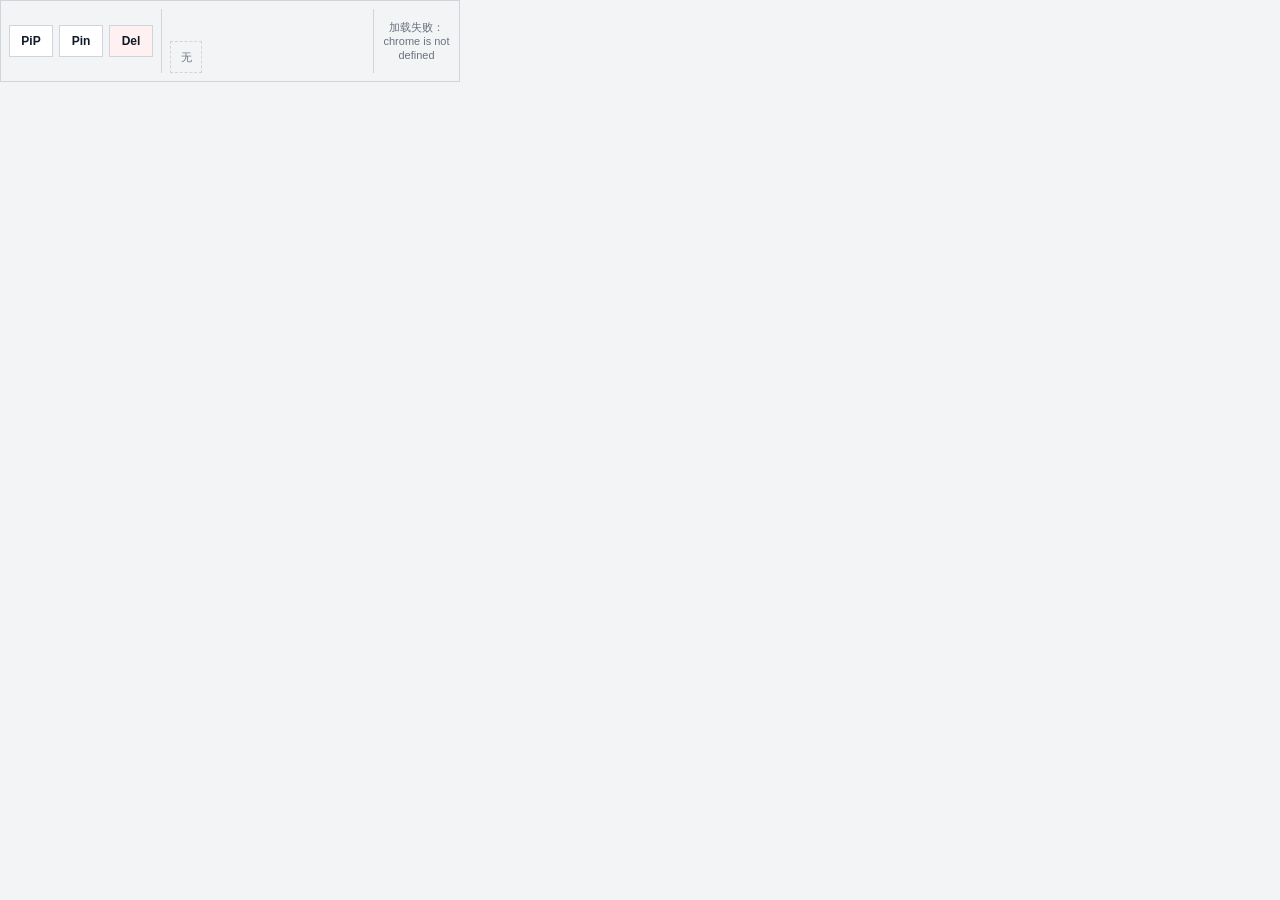
<file: action-popup/index.html>
<!doctype html>
<html lang="zh-CN">
<head>
  <meta charset="UTF-8" />
  <meta name="viewport" content="width=device-width, initial-scale=1.0" />
  <title>MiniWeb</title>
  <link rel="stylesheet" href="./action-popup.css" />
</head>
<body>
  <main class="strip" aria-label="MiniWeb 原生横栏">
    <section class="action-strip" aria-label="快捷操作">
      <button id="switchPip" type="button" class="action-btn" title="切到 PiP">PiP</button>
      <button id="pinCurrent" type="button" class="action-btn" title="加入当前页">Pin</button>
      <button id="deleteCurrent" type="button" class="action-btn danger" title="删除当前页">Del</button>
    </section>

    <section class="icons-strip" aria-label="已固定链接">
      <div id="icons" class="icons" role="list"></div>
      <p id="empty" class="empty">无</p>
    </section>

    <p id="status" class="status" aria-live="polite"></p>
  </main>

  <script src="./action-popup.js"></script>
</body>
</html>
</file>
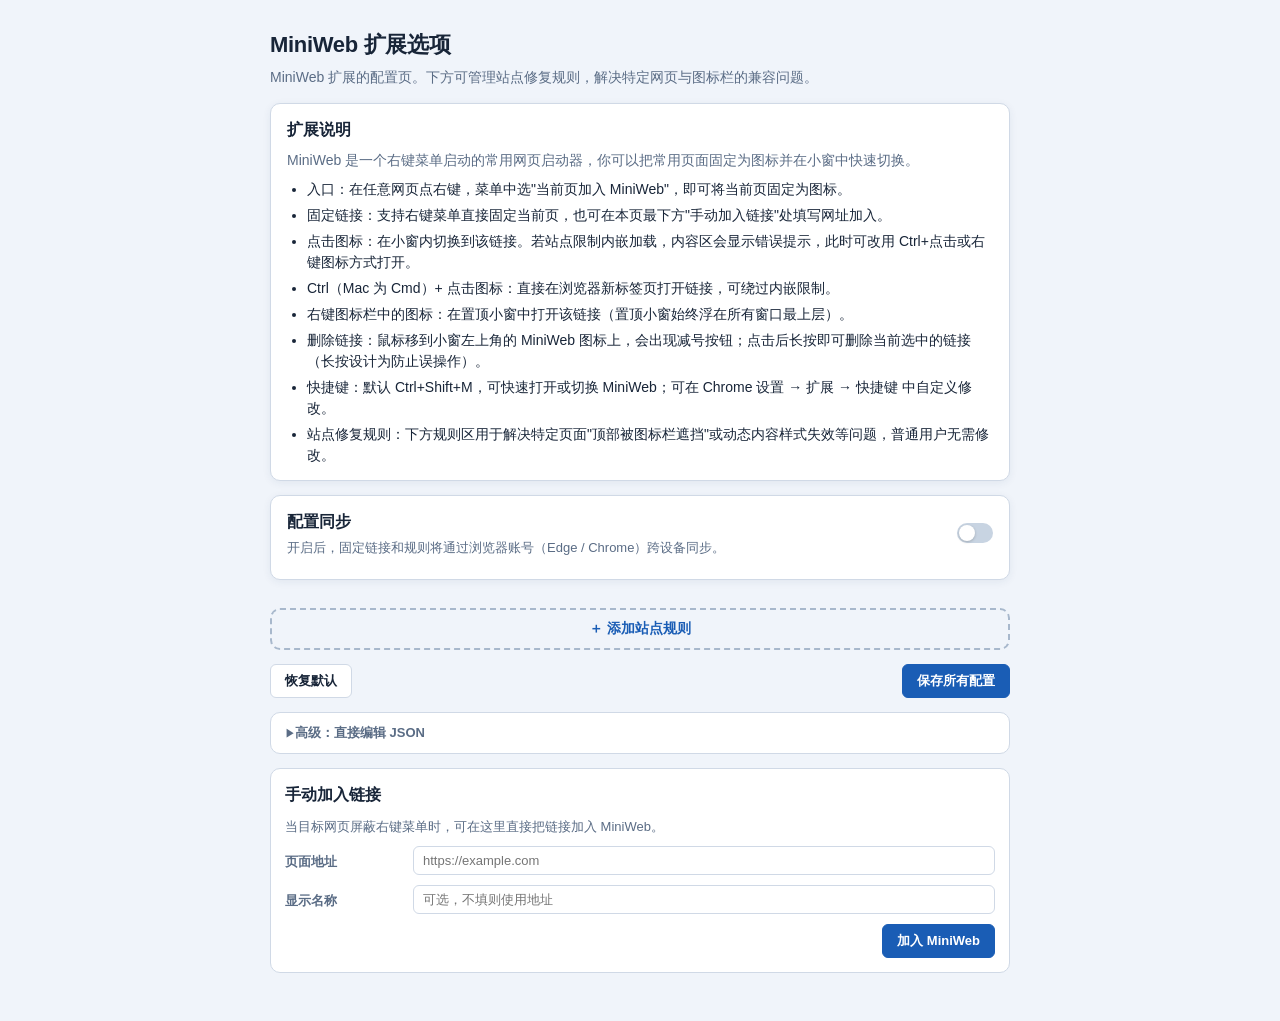
<file: options/index.html>
<!doctype html>
<html lang="zh-CN">
<head>
  <meta charset="UTF-8" />
  <meta name="viewport" content="width=device-width, initial-scale=1.0" />
  <title id="pageTitleText">MiniWeb 扩展选项</title>
  <link rel="stylesheet" href="./options.css" />
</head>
<body>
  <main class="page">
    <header class="head">
      <h1 id="headTitle">MiniWeb 扩展选项</h1>
      <p id="headDesc">MiniWeb 扩展的配置页。下方可管理站点修复规则，解决特定网页与图标栏的兼容问题。</p>
    </header>

    <section class="guide-panel" aria-labelledby="guideTitle">
      <h2 id="guideTitle">扩展说明</h2>
      <p id="guideIntro">MiniWeb 是一个右键菜单启动的常用网页启动器，你可以把常用页面固定为图标并在小窗中快速切换。</p>
      <ul class="guide-list">
        <li id="guideEntry">入口：在任意网页点右键，菜单中选"当前页加入 MiniWeb"，即可将当前页固定为图标。</li>
        <li id="guidePin">固定链接：支持右键菜单直接固定当前页，也可在本页最下方"手动加入链接"处填写网址加入。</li>
        <li id="guideOpen">点击图标：在小窗内切换到该链接。若站点限制内嵌加载，内容区会显示错误提示，此时可改用 Ctrl+点击或右键图标方式打开。</li>
        <li id="guideCtrlClick">Ctrl（Mac 为 Cmd）+ 点击图标：直接在浏览器新标签页打开链接，可绕过内嵌限制。</li>
        <li id="guideContextPip">右键图标栏中的图标：在置顶小窗中打开该链接（置顶小窗始终浮在所有窗口最上层）。</li>
        <li id="guideDelete">删除链接：鼠标移到小窗左上角的 MiniWeb 图标上，会出现减号按钮；点击后长按即可删除当前选中的链接（长按设计为防止误操作）。</li>
        <li id="guideShortcut">快捷键：默认 Ctrl+Shift+M，可快速打开或切换 MiniWeb；可在 Chrome 设置 → 扩展 → 快捷键 中自定义修改。</li>
        <li id="guideTips">站点修复规则：下方规则区用于解决特定页面"顶部被图标栏遮挡"或动态内容样式失效等问题，普通用户无需修改。</li>
      </ul>
    </section>

    <section class="sync-panel" aria-labelledby="syncTitle">
      <div class="sync-head">
        <div class="sync-info">
          <h2 id="syncTitle">配置同步</h2>
          <p id="syncDesc">开启后，固定链接和规则将通过浏览器账号（Edge / Chrome）跨设备同步。</p>
        </div>
        <label class="toggle" for="syncToggle">
          <input type="checkbox" id="syncToggle" />
          <span class="toggle-track"></span>
        </label>
      </div>
      <p id="syncStatus" class="status" aria-live="polite"></p>
    </section>

    <div id="rulesList" class="rules-list" aria-label="规则列表"></div>

    <button id="addRule" type="button" class="add-rule-btn">＋ 添加站点规则</button>

    <div class="bottom-bar">
      <button id="resetDefaults" type="button">恢复默认</button>
      <div class="bottom-right">
        <p id="status" class="status" aria-live="polite"></p>
        <button id="saveRules" type="button" class="primary">保存所有配置</button>
      </div>
    </div>

    <details class="adv-panel">
      <summary id="advSummary">高级：直接编辑 JSON</summary>
      <textarea id="rulesJson" spellcheck="false" aria-label="站点修复规则 JSON"></textarea>
      <div class="adv-actions">
        <button id="syncFromJson" type="button">从 JSON 导入到上方卡片</button>
      </div>
    </details>

    <section class="manual-add-panel">
      <h2 id="manualTitle">手动加入链接</h2>
      <p id="manualDesc">当目标网页屏蔽右键菜单时，可在这里直接把链接加入 MiniWeb。</p>
      <div class="field-row">
        <label id="manualAddUrlLabel" for="manualAddUrl">页面地址</label>
        <input id="manualAddUrl" type="text" placeholder="https://example.com" autocomplete="off" spellcheck="false" />
      </div>
      <div class="field-row">
        <label id="manualAddTitleLabel" for="manualAddTitle">显示名称</label>
        <input id="manualAddTitle" type="text" placeholder="可选，不填则使用地址" autocomplete="off" spellcheck="false" />
      </div>
      <div class="manual-add-actions">
        <p id="manualAddStatus" class="status" aria-live="polite"></p>
        <button id="manualAddSubmit" type="button" class="primary">加入 MiniWeb</button>
      </div>
    </section>

  </main>

  <script src="./options.js"></script>
</body>
</html>
</file>
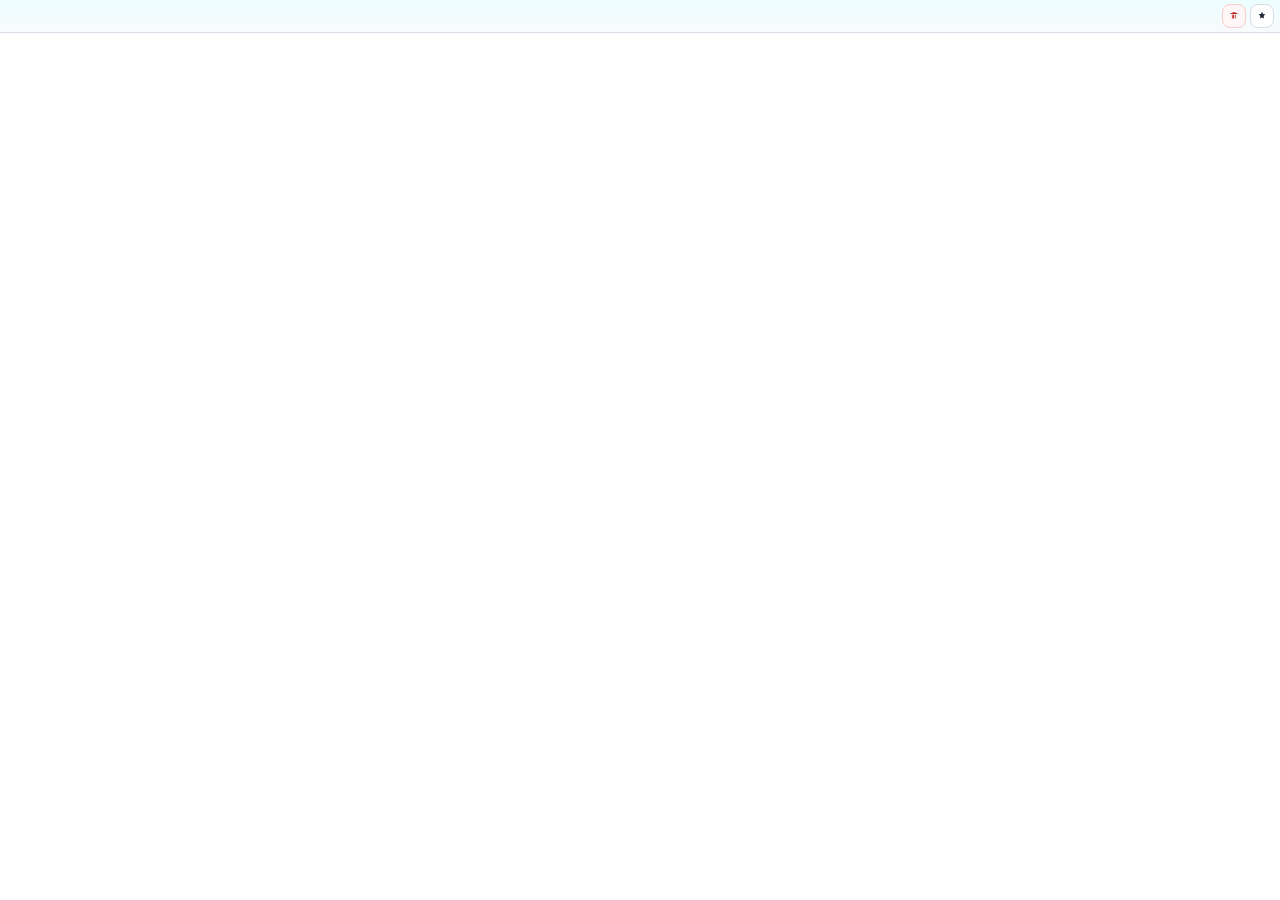
<file: launcher/launcher.html>
<!doctype html>
<html lang="zh-CN">
  <head>
    <meta charset="UTF-8" />
    <meta name="viewport" content="width=device-width, initial-scale=1.0" />
    <title>MiniWeb Launcher</title>
    <link rel="icon" href="../icons/icon32.png" type="image/png" />
    <link rel="stylesheet" href="launcher.css" />
  </head>
  <body>
    <div class="app-shell">
      <header class="top-strip">
        <div id="iconBar" class="icon-bar" aria-label="固定链接图标栏"></div>
        <div class="toolbar-actions">
          <button
            id="deleteCurrentButton"
            class="btn icon-btn"
            type="button"
            aria-label="删除当前图标"
            title="删除当前图标"
          >
            <svg viewBox="0 0 24 24" aria-hidden="true">
              <path d="M9 3h6l1 2h4v2H4V5h4zm1 6h2v9h-2zm4 0h2v9h-2zM7 9h2v9H7z" />
            </svg>
          </button>
          <button id="pinCurrentButton" class="btn icon-btn" type="button" aria-label="当前页加入 MiniWeb" title="当前页加入 MiniWeb">
            <svg viewBox="0 0 24 24" aria-hidden="true">
              <path d="M12 2l2.5 5L20 8l-4 4 .9 6-4.9-2.6L7.1 18 8 12 4 8l5.5-1z" />
            </svg>
          </button>
        </div>
      </header>

      <main class="content-area">
        <section id="emptyState" class="state-card hidden">
          <h2>还没有固定链接</h2>
          <p>点击右上角“当前页加入 MiniWeb”即可把当前页面加入图标栏。</p>
        </section>

        <section id="statusCard" class="state-card hidden"></section>

        <section id="viewer" class="viewer">
          <iframe
            id="contentFrame"
            title="页面内容区"
            sandbox="allow-scripts allow-same-origin allow-forms allow-popups allow-modals allow-downloads allow-storage-access-by-user-activation"
            referrerpolicy="strict-origin-when-cross-origin"
            allow="clipboard-read; clipboard-write; fullscreen"
          ></iframe>
        </section>
      </main>
    </div>

    <template id="iconItemTemplate">
      <button class="icon-item" type="button">
        <img class="icon-image" alt="" />
      </button>
    </template>

    <script src="launcher.js" type="module"></script>
  </body>
</html>
</file>
<file: action-popup/action-popup.css>
:root {
  --panel: #f3f4f6;
  --btn: #ffffff;
  --btn-danger: #fff1f2;
  --line: #d1d5db;
  --line-strong: #9ca3af;
  --text: #111827;
  --muted: #6b7280;
}

* {
  box-sizing: border-box;
}

html,
body {
  margin: 0;
  padding: 0;
  width: 460px;
  min-height: 68px;
  background: var(--panel);
  color: var(--text);
  font-family: "Microsoft YaHei", "PingFang SC", sans-serif;
}

.strip {
  margin: 0;
  padding: 8px;
  border-radius: 0;
  border: 1px solid var(--line);
  background: var(--panel);
  display: flex;
  flex-direction: row;
  align-items: stretch;
  gap: 8px;
}

.action-strip {
  display: flex;
  flex-direction: row;
  align-items: center;
  gap: 6px;
  width: auto;
  padding-right: 8px;
  border-right: 1px solid var(--line);
}

.action-btn {
  min-width: 44px;
  height: 32px;
  border: 1px solid var(--line);
  border-radius: 0;
  background: var(--btn);
  color: var(--text);
  display: grid;
  place-items: center;
  padding: 0 10px;
  font-size: 12px;
  font-weight: 600;
  cursor: pointer;
}

.action-btn:hover {
  border-color: var(--line-strong);
}

.action-btn.danger {
  background: var(--btn-danger);
}

.icons-strip {
  flex: 1;
  min-width: 0;
}

.icons {
  display: flex;
  flex-direction: row;
  align-items: center;
  flex-wrap: nowrap;
  gap: 6px;
  min-height: 32px;
  overflow-x: auto;
  overflow-y: hidden;
}

.icon-btn {
  width: 32px;
  height: 32px;
  flex: 0 0 auto;
  border: 1px solid var(--line);
  border-radius: 0;
  background: var(--btn);
  display: grid;
  place-items: center;
  padding: 0;
  cursor: pointer;
}

.icon-btn:hover {
  border-color: var(--line-strong);
}

.icon-btn img {
  width: 16px;
  height: 16px;
  border-radius: 0;
}

.empty {
  margin: 0;
  width: 32px;
  height: 32px;
  display: grid;
  place-items: center;
  border-radius: 0;
  border: 1px dashed var(--line);
  font-size: 11px;
  color: var(--muted);
}

.status {
  min-height: 32px;
  margin: 0;
  width: 78px;
  flex: 0 0 78px;
  border-left: 1px solid var(--line);
  padding-left: 8px;
  font-size: 11px;
  line-height: 1.3;
  text-align: center;
  display: grid;
  place-items: center;
  color: var(--muted);
  word-break: break-word;
}
</file>
<file: options/options.css>
:root {
  --bg: #f0f4fa;
  --panel: #ffffff;
  --text: #182538;
  --muted: #5a6c85;
  --line: #d0d9e6;
  --line-s: #a8b8cc;
  --primary: #1a5db5;
  --primary-2: #10428a;
  --danger: #c0392b;
  --danger-2: #992d22;
  --ok: #1a6e38;
  --error: #b63838;
  --tag-bg: #e8f0fb;
  --card-shadow: 0 2px 8px rgba(30,60,100,0.07);
  --toggle-off: #c8d4e2;
  --toggle-on: var(--primary);
  --radius: 10px;
  --radius-sm: 6px;
}

* { box-sizing: border-box; }

html, body {
  margin: 0;
  padding: 0;
  min-height: 100vh;
  background: var(--bg);
  color: var(--text);
  font-family: "Microsoft YaHei", "PingFang SC", sans-serif;
  font-size: 14px;
  line-height: 1.5;
}

/* ─── page layout ─── */
.page {
  max-width: 780px;
  margin: 0 auto;
  padding: 28px 20px 48px;
  display: grid;
  gap: 14px;
}

.head h1 {
  margin: 0 0 6px;
  font-size: 22px;
  font-weight: 800;
  letter-spacing: -.3px;
}

.head p {
  margin: 0;
  color: var(--muted);
  line-height: 1.55;
}

.guide-panel {
  background: var(--panel);
  border: 1px solid var(--line);
  border-radius: var(--radius);
  box-shadow: var(--card-shadow);
  padding: 14px 16px;
  display: grid;
  gap: 8px;
}

.guide-panel h2 {
  margin: 0;
  font-size: 16px;
  font-weight: 800;
}

.guide-panel p {
  margin: 0;
  color: var(--muted);
}

.guide-list {
  margin: 0;
  padding-left: 20px;
  display: grid;
  gap: 5px;
}

.guide-list li {
  color: var(--text);
}

/* ─── rules list ─── */
.rules-list {
  display: grid;
  gap: 12px;
}

/* ─── rule card ─── */
.rule-card {
  background: var(--panel);
  border: 1px solid var(--line);
  border-radius: var(--radius);
  box-shadow: var(--card-shadow);
  overflow: hidden;
  transition: border-color .15s;
}

.rule-card.is-disabled {
  opacity: .6;
}

.rule-card.has-error {
  border-color: var(--error);
}

/* card header */
.card-head {
  display: flex;
  align-items: center;
  gap: 10px;
  padding: 10px 14px;
  background: #f7f9fc;
  border-bottom: 1px solid var(--line);
}

.card-head .rule-name {
  flex: 1;
  border: none;
  background: transparent;
  font-size: 15px;
  font-weight: 700;
  color: var(--text);
  min-width: 0;
  outline: none;
}

.card-head .rule-name::placeholder {
  color: var(--muted);
  font-weight: 400;
}

.card-head .rule-delete {
  flex: 0 0 auto;
  border: 1px solid var(--line);
  border-radius: var(--radius-sm);
  padding: 4px 10px;
  background: #fff;
  color: var(--danger);
  font-size: 12px;
  font-weight: 700;
  cursor: pointer;
}

.card-head .rule-delete:hover {
  background: var(--danger);
  color: #fff;
  border-color: var(--danger-2);
}

/* card body */
.card-body {
  padding: 14px;
  display: grid;
  gap: 10px;
}

/* field row */
.field-row {
  display: grid;
  grid-template-columns: 120px 1fr;
  align-items: start;
  gap: 8px;
}

.field-row label {
  padding-top: 6px;
  font-weight: 600;
  font-size: 13px;
  color: var(--muted);
}

.field-row select,
.field-row input[type="text"],
.field-row textarea {
  border: 1px solid var(--line);
  border-radius: var(--radius-sm);
  padding: 6px 9px;
  font-size: 13px;
  width: 100%;
  color: var(--text);
  background: #fff;
  outline: none;
  font-family: inherit;
  transition: border-color .15s;
}

.field-row select:focus,
.field-row input[type="text"]:focus,
.field-row textarea:focus {
  border-color: var(--primary);
}

.field-row textarea {
  resize: vertical;
  min-height: 64px;
  font-family: Consolas, "Courier New", monospace;
  font-size: 12px;
  line-height: 1.6;
}

.field-hint {
  font-size: 11px;
  color: var(--muted);
  margin: -6px 0 0 128px;
}

/* card error */
.rule-error {
  background: #fff1f1;
  border: 1px solid #fcc;
  border-radius: var(--radius-sm);
  padding: 6px 10px;
  color: var(--error);
  font-size: 12px;
}

/* advanced details inside card */
.adv-card {
  border: 1px solid var(--line);
  border-radius: var(--radius-sm);
  overflow: hidden;
}

.adv-card summary {
  padding: 7px 10px;
  font-size: 12px;
  font-weight: 700;
  color: var(--muted);
  cursor: pointer;
  list-style: none;
  user-select: none;
  background: #f5f7fc;
  border-bottom: 1px solid transparent;
}

.adv-card[open] summary {
  border-bottom-color: var(--line);
}

.adv-card summary::-webkit-details-marker { display: none; }
.adv-card summary::before {
  content: "▶ ";
  font-size: 10px;
  display: inline-block;
  transition: transform .15s;
}
.adv-card[open] summary::before {
  transform: rotate(90deg);
}

.adv-card-body {
  padding: 10px;
  display: grid;
  gap: 8px;
  background: #fafbfd;
}

.checkbox-row {
  display: flex;
  align-items: center;
  gap: 8px;
  font-size: 13px;
  cursor: pointer;
  user-select: none;
}

.checkbox-row input[type="checkbox"] {
  width: 15px;
  height: 15px;
  cursor: pointer;
  accent-color: var(--primary);
}

/* toggle switch */
.toggle-wrap {
  display: flex;
  align-items: center;
  gap: 8px;
  flex: 0 0 auto;
}

.toggle-label {
  font-size: 12px;
  color: var(--muted);
}

.toggle {
  position: relative;
  width: 36px;
  height: 20px;
  flex: 0 0 36px;
}

.toggle input {
  opacity: 0;
  width: 0;
  height: 0;
  position: absolute;
}

.toggle-track {
  position: absolute;
  inset: 0;
  border-radius: 999px;
  background: var(--toggle-off);
  transition: background .2s;
  cursor: pointer;
}

.toggle-track::after {
  content: "";
  position: absolute;
  left: 2px;
  top: 2px;
  width: 16px;
  height: 16px;
  border-radius: 50%;
  background: #fff;
  box-shadow: 0 1px 3px rgba(0,0,0,.2);
  transition: left .2s;
}

.toggle input:checked + .toggle-track {
  background: var(--toggle-on);
}

.toggle input:checked + .toggle-track::after {
  left: 18px;
}

/* ─── add rule button ─── */
.add-rule-btn {
  width: 100%;
  padding: 10px;
  border: 2px dashed var(--line-s);
  border-radius: var(--radius);
  background: transparent;
  color: var(--primary);
  font-size: 14px;
  font-weight: 700;
  cursor: pointer;
  transition: background .15s, border-color .15s;
}

.add-rule-btn:hover {
  background: var(--tag-bg);
  border-color: var(--primary);
}

/* ─── bottom bar ─── */
.bottom-bar {
  display: flex;
  align-items: center;
  gap: 12px;
}

.bottom-right {
  display: flex;
  align-items: center;
  gap: 12px;
  margin-left: auto;
}

/* ─── status ─── */
.status {
  margin: 0;
  font-size: 13px;
  color: var(--muted);
}

.status.ok   { color: var(--ok); }
.status.error { color: var(--error); }

/* ─── buttons ─── */
button {
  border: 1px solid var(--line);
  border-radius: var(--radius-sm);
  padding: 7px 14px;
  background: #fff;
  color: var(--text);
  font-weight: 700;
  font-size: 13px;
  cursor: pointer;
  font-family: inherit;
  transition: background .13s;
}

button:hover { background: #f0f4fa; }

button.primary {
  border-color: var(--primary);
  background: var(--primary);
  color: #fff;
}

button.primary:hover { background: var(--primary-2); }

/* ─── advanced panel ─── */
.adv-panel {
  border: 1px solid var(--line);
  border-radius: var(--radius);
  overflow: hidden;
  background: var(--panel);
}

.adv-panel summary {
  padding: 10px 14px;
  font-size: 13px;
  font-weight: 700;
  color: var(--muted);
  cursor: pointer;
  list-style: none;
  user-select: none;
}

.adv-panel summary::-webkit-details-marker { display: none; }
.adv-panel summary::before {
  content: "▶ ";
  font-size: 10px;
  display: inline-block;
  transition: transform .15s;
}
.adv-panel[open] summary::before { transform: rotate(90deg); }

#rulesJson {
  display: block;
  width: 100%;
  min-height: 240px;
  resize: vertical;
  border: none;
  border-top: 1px solid var(--line);
  border-bottom: 1px solid var(--line);
  padding: 12px;
  line-height: 1.5;
  font-family: Consolas, "Courier New", monospace;
  font-size: 12px;
  background: #fafbfd;
  color: var(--text);
  outline: none;
}

.adv-actions {
  padding: 10px 14px;
  display: flex;
  gap: 8px;
}

/* ─── empty state ─── */
.rules-empty {
  text-align: center;
  padding: 24px;
  color: var(--muted);
  font-size: 14px;
  border: 2px dashed var(--line);
  border-radius: var(--radius);
}

/* ─── sync panel ─── */
.sync-panel {
  background: var(--panel);
  border: 1px solid var(--line);
  border-radius: var(--radius);
  box-shadow: var(--card-shadow);
  padding: 14px 16px;
  display: grid;
  gap: 8px;
}

.sync-head {
  display: flex;
  align-items: center;
  gap: 16px;
}

.sync-info {
  flex: 1;
  min-width: 0;
}

.sync-info h2 {
  margin: 0 0 4px;
  font-size: 16px;
  font-weight: 800;
}

.sync-info p {
  margin: 0;
  color: var(--muted);
  font-size: 13px;
}

/* ─── manual add panel ─── */
.manual-add-panel {
  background: var(--panel);
  border: 1px solid var(--line);
  border-radius: var(--radius);
  padding: 14px;
  display: grid;
  gap: 10px;
}

.manual-add-panel h2 {
  margin: 0;
  font-size: 16px;
}

.manual-add-panel p {
  margin: 0;
  color: var(--muted);
  font-size: 13px;
}

.manual-add-actions {
  display: flex;
  align-items: center;
  justify-content: flex-end;
  gap: 10px;
}
</file>
<file: launcher/launcher.css>
:root {
  color-scheme: light dark;
  --bg: #f1f5f9;
  --bg-glow: #d1fae5;
  --panel: #ffffff;
  --border: #d6dee8;
  --text: #1f2937;
  --muted: #5a697c;
  --accent: #0f766e;
  --danger: #b91c1c;
  --danger-border: #fecaca;
  --danger-bg: #fff1f2;
  --danger-soft-bg: #fff7f7;
  --top-strip-bg: linear-gradient(180deg, #ecfeff 0%, #f8fafc 100%);
  --viewer-bg: #ffffff;
}

@media (prefers-color-scheme: dark) {
  :root {
    --bg: #0b1220;
    --bg-glow: #0f2f2f;
    --panel: #111827;
    --border: #334155;
    --text: #e5e7eb;
    --muted: #9ca3af;
    --accent: #22d3ee;
    --danger: #fca5a5;
    --danger-border: #7f1d1d;
    --danger-bg: #3f1018;
    --danger-soft-bg: #2e1318;
    --top-strip-bg: linear-gradient(180deg, #0f172a 0%, #111827 100%);
    --viewer-bg: #0b1220;
  }
}

/* Fallback for Document PiP where @media prefers-color-scheme may not fire. */
/* pip-trigger.js sets data-theme="dark" / "light" on <html> via matchMedia from the opener. */
html[data-theme="dark"] {
  --bg: #0b1220;
  --bg-glow: #0f2f2f;
  --panel: #111827;
  --border: #334155;
  --text: #e5e7eb;
  --muted: #9ca3af;
  --accent: #22d3ee;
  --danger: #fca5a5;
  --danger-border: #7f1d1d;
  --danger-bg: #3f1018;
  --danger-soft-bg: #2e1318;
  --top-strip-bg: linear-gradient(180deg, #0f172a 0%, #111827 100%);
  --viewer-bg: #0b1220;
  color-scheme: dark;
}

* {
  box-sizing: border-box;
}

html,
body {
  margin: 0;
  width: 100%;
  height: 100%;
  font-family: "Segoe UI", "Microsoft YaHei", sans-serif;
  color: var(--text);
  background: radial-gradient(120% 140% at 20% -20%, var(--bg-glow) 0%, var(--bg) 45%), var(--bg);
}

.app-shell {
  display: grid;
  grid-template-rows: auto 1fr;
  width: 100%;
  height: 100%;
}

.top-strip {
  position: sticky;
  top: 0;
  z-index: 5;
  display: grid;
  grid-template-columns: 1fr auto;
  gap: 6px;
  align-items: center;
  padding: 4px 6px;
  border-bottom: 1px solid var(--border);
  background: var(--top-strip-bg);
}

.icon-bar {
  display: flex;
  gap: 6px;
  overflow-x: auto;
  scrollbar-width: thin;
  padding: 1px 0;
}

.icon-item {
  display: inline-flex;
  align-items: center;
  justify-content: center;
  width: 24px;
  min-width: 24px;
  height: 24px;
  border: 1px solid var(--border);
  background: var(--panel);
  border-radius: 7px;
  padding: 0;
  cursor: pointer;
}

.icon-bar .icon-item:first-child {
  margin-left: 2px;
}

.icon-item:hover {
  border-color: var(--accent);
}

.icon-item.active {
  border-color: var(--accent);
  box-shadow: 0 0 0 1px color-mix(in srgb, var(--accent), #ffffff 35%);
}

.icon-image {
  width: 16px;
  height: 16px;
}

.btn {
  border: 1px solid var(--border);
  background: var(--panel);
  color: var(--text);
  border-radius: 8px;
  padding: 6px;
  font-size: 12px;
  cursor: pointer;
}

#deleteCurrentButton {
  border-color: var(--danger-border);
  color: var(--danger);
  background: var(--danger-soft-bg);
}

.icon-btn {
  width: 24px;
  height: 24px;
  min-width: 24px;
  display: inline-flex;
  align-items: center;
  justify-content: center;
}

.icon-btn svg {
  width: 14px;
  height: 14px;
  fill: currentColor;
}

.btn:disabled {
  opacity: 0.45;
  cursor: not-allowed;
}

.content-area {
  position: relative;
  min-height: 0;
  display: grid;
  grid-template-rows: 1fr;
  gap: 0;
  padding: 0;
}

.state-card {
  position: absolute;
  top: 6px;
  left: 6px;
  right: 6px;
  z-index: 6;
  border: 1px solid var(--border);
  background: var(--panel);
  border-radius: 10px;
  padding: 10px;
  font-size: 13px;
  color: var(--muted);
}

.state-card.error {
  border-color: var(--danger-border);
  color: var(--danger);
  background: var(--danger-bg);
}

.viewer {
  min-height: 0;
  height: 100%;
  border: 0;
  border-radius: 0;
  overflow: hidden;
  background: var(--viewer-bg);
}

#contentFrame {
  width: 100%;
  height: 100%;
  border: 0;
  background: var(--viewer-bg);
}

.hidden {
  display: none !important;
}
</file>
